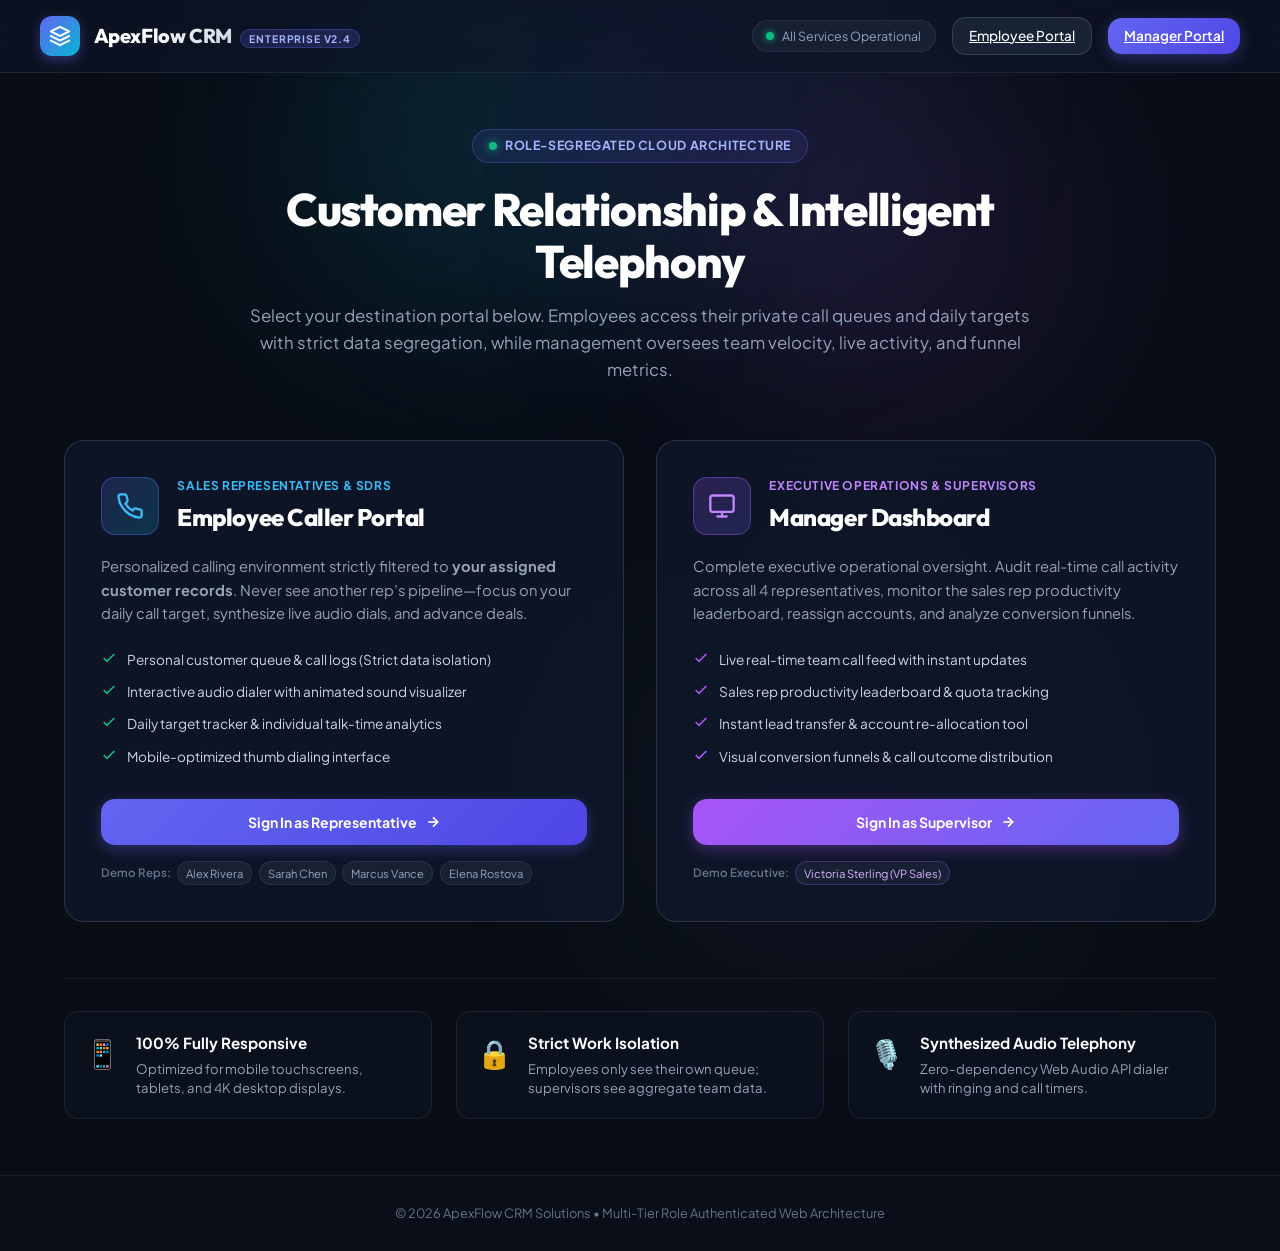
<file: index.html>
<!DOCTYPE html>
<html lang="en">
<head>
  <meta charset="UTF-8">
  <meta name="viewport" content="width=device-width, initial-scale=1.0">
  <title>ApexFlow CRM | Enterprise Telephony & Pipeline Intelligence</title>
  <meta name="description" content="State-of-the-art enterprise CRM platform with dedicated portals for sales representatives and executive operations managers.">
  <link rel="stylesheet" href="styles.css">
  <link rel="icon" href="data:image/svg+xml,<svg xmlns='http://www.w3.org/2000/svg' viewBox='0 0 24 24' fill='%236366f1'><polygon points='12 2 2 7 12 12 22 7 12 2'/><polyline points='2 17 12 22 22 17'/><polyline points='2 12 12 17 22 12'/></svg>">
</head>
<body class="gateway-body">

  <!-- Ambient Glow Backgrounds -->
  <div class="auth-ambient-glow auth-glow-cyan" style="top: -10%; left: 15%;"></div>
  <div class="auth-ambient-glow auth-glow-purple" style="bottom: 5%; right: 10%;"></div>

  <div class="gateway-wrapper">
    
    <!-- Top Navigation Bar -->
    <header class="gateway-navbar">
      <div class="brand-section">
        <div class="brand-logo">
          <svg width="22" height="22" viewBox="0 0 24 24" fill="none" stroke="currentColor" stroke-width="2.2" stroke-linecap="round" stroke-linejoin="round">
            <polygon points="12 2 2 7 12 12 22 7 12 2"></polygon>
            <polyline points="2 17 12 22 22 17"></polyline>
            <polyline points="2 12 12 17 22 12"></polyline>
          </svg>
        </div>
        <div>
          <span class="brand-title">ApexFlow CRM</span>
          <span class="brand-badge">Enterprise v2.4</span>
        </div>
      </div>

      <div class="gateway-nav-links">
        <div class="system-status-indicator">
          <span class="status-indicator-dot online"></span>
          <span>All Services Operational</span>
        </div>
        <a href="login-employee.html" class="btn-secondary" style="font-size: 0.85rem; padding: 0.5rem 1rem;">
          Employee Portal
        </a>
        <a href="login-manager.html" class="btn-primary" style="font-size: 0.85rem; padding: 0.5rem 1rem;">
          Manager Portal
        </a>
      </div>
    </header>

    <!-- Active Session Resume Banner (if already logged in) -->
    <div id="active-session-banner" class="active-session-alert gateway-session-banner" style="display: none;">
      <svg width="20" height="20" viewBox="0 0 24 24" fill="none" stroke="currentColor" stroke-width="2">
        <circle cx="12" cy="12" r="10"></circle>
        <polyline points="12 6 12 12 16 14"></polyline>
      </svg>
      <div>
        <span>You are currently authenticated as <strong id="active-session-user-name"></strong>.</span>
      </div>
      <div style="margin-left: auto; display: flex; gap: 0.75rem;">
        <a id="active-session-continue-link" href="#" class="btn-primary" style="padding: 0.4rem 0.9rem; font-size: 0.8rem;">Go to Workspace &rarr;</a>
        <button id="btn-gateway-logout" class="btn-secondary" style="padding: 0.4rem 0.9rem; font-size: 0.8rem;">Switch Account</button>
      </div>
    </div>

    <!-- Main Gateway Hero -->
    <main class="gateway-main">
      
      <div class="gateway-hero">
        <div class="gateway-hero-badge">
          <span class="pulse-indicator"></span>
          Role-Segregated Cloud Architecture
        </div>
        <h1 class="gateway-title">Customer Relationship & Intelligent Telephony</h1>
        <p class="gateway-subtitle">
          Select your destination portal below. Employees access their private call queues and daily targets with strict data segregation, while management oversees team velocity, live activity, and funnel metrics.
        </p>
      </div>

      <!-- Dual Role Selection Cards Grid -->
      <div class="gateway-portals-grid">
        
        <!-- CARD 1: EMPLOYEE PORTAL -->
        <div class="portal-card portal-card-employee">
          <div class="portal-card-glow employee-glow"></div>
          
          <div class="portal-card-header">
            <div class="portal-icon-box employee-icon">
              <svg width="28" height="28" viewBox="0 0 24 24" fill="none" stroke="currentColor" stroke-width="2" stroke-linecap="round" stroke-linejoin="round">
                <path d="M22 16.92v3a2 2 0 0 1-2.18 2 19.79 19.79 0 0 1-8.63-3.07 19.5 19.5 0 0 1-6-6 19.79 19.79 0 0 1-3.07-8.67A2 2 0 0 1 4.11 2h3a2 2 0 0 1 2 1.72 12.84 12.84 0 0 0 .7 2.81 2 2 0 0 1-.45 2.11L8.09 9.91a16 16 0 0 0 6 6l1.27-1.27a2 2 0 0 1 2.11-.45 12.84 12.84 0 0 0 2.81.7A2 2 0 0 1 22 16.92z"></path>
              </svg>
            </div>
            <div>
              <span class="portal-role-tag employee-tag">Sales Representatives & SDRs</span>
              <h2 class="portal-card-title">Employee Caller Portal</h2>
            </div>
          </div>

          <p class="portal-card-desc">
            Personalized calling environment strictly filtered to <strong>your assigned customer records</strong>. Never see another rep’s pipeline—focus on your daily call target, synthesize live audio dials, and advance deals.
          </p>

          <ul class="portal-feature-list">
            <li>
              <svg width="16" height="16" viewBox="0 0 24 24" fill="none" stroke="#10b981" stroke-width="2.5"><polyline points="20 6 9 17 4 12"></polyline></svg>
              <span>Personal customer queue & call logs (Strict data isolation)</span>
            </li>
            <li>
              <svg width="16" height="16" viewBox="0 0 24 24" fill="none" stroke="#10b981" stroke-width="2.5"><polyline points="20 6 9 17 4 12"></polyline></svg>
              <span>Interactive audio dialer with animated sound visualizer</span>
            </li>
            <li>
              <svg width="16" height="16" viewBox="0 0 24 24" fill="none" stroke="#10b981" stroke-width="2.5"><polyline points="20 6 9 17 4 12"></polyline></svg>
              <span>Daily target tracker & individual talk-time analytics</span>
            </li>
            <li>
              <svg width="16" height="16" viewBox="0 0 24 24" fill="none" stroke="#10b981" stroke-width="2.5"><polyline points="20 6 9 17 4 12"></polyline></svg>
              <span>Mobile-optimized thumb dialing interface</span>
            </li>
          </ul>

          <div class="portal-card-footer">
            <a href="login-employee.html" class="btn-primary portal-enter-btn">
              <span>Sign In as Representative</span>
              <svg width="16" height="16" viewBox="0 0 24 24" fill="none" stroke="currentColor" stroke-width="2.5">
                <line x1="5" y1="12" x2="19" y2="12"></line>
                <polyline points="12 5 19 12 12 19"></polyline>
              </svg>
            </a>
            <div class="portal-demo-accounts">
              <span class="demo-tiny-label">Demo Reps:</span>
              <span class="demo-tiny-pill">Alex Rivera</span>
              <span class="demo-tiny-pill">Sarah Chen</span>
              <span class="demo-tiny-pill">Marcus Vance</span>
              <span class="demo-tiny-pill">Elena Rostova</span>
            </div>
          </div>
        </div>

        <!-- CARD 2: MANAGER PORTAL -->
        <div class="portal-card portal-card-manager">
          <div class="portal-card-glow manager-glow"></div>

          <div class="portal-card-header">
            <div class="portal-icon-box manager-icon">
              <svg width="28" height="28" viewBox="0 0 24 24" fill="none" stroke="currentColor" stroke-width="2" stroke-linecap="round" stroke-linejoin="round">
                <rect x="2" y="3" width="20" height="14" rx="2" ry="2"></rect>
                <line x1="8" y1="21" x2="16" y2="21"></line>
                <line x1="12" y1="17" x2="12" y2="21"></line>
              </svg>
            </div>
            <div>
              <span class="portal-role-tag manager-tag">Executive Operations & Supervisors</span>
              <h2 class="portal-card-title">Manager Dashboard</h2>
            </div>
          </div>

          <p class="portal-card-desc">
            Complete executive operational oversight. Audit real-time call activity across all 4 representatives, monitor the sales rep productivity leaderboard, reassign accounts, and analyze conversion funnels.
          </p>

          <ul class="portal-feature-list">
            <li>
              <svg width="16" height="16" viewBox="0 0 24 24" fill="none" stroke="#a855f7" stroke-width="2.5"><polyline points="20 6 9 17 4 12"></polyline></svg>
              <span>Live real-time team call feed with instant updates</span>
            </li>
            <li>
              <svg width="16" height="16" viewBox="0 0 24 24" fill="none" stroke="#a855f7" stroke-width="2.5"><polyline points="20 6 9 17 4 12"></polyline></svg>
              <span>Sales rep productivity leaderboard & quota tracking</span>
            </li>
            <li>
              <svg width="16" height="16" viewBox="0 0 24 24" fill="none" stroke="#a855f7" stroke-width="2.5"><polyline points="20 6 9 17 4 12"></polyline></svg>
              <span>Instant lead transfer & account re-allocation tool</span>
            </li>
            <li>
              <svg width="16" height="16" viewBox="0 0 24 24" fill="none" stroke="#a855f7" stroke-width="2.5"><polyline points="20 6 9 17 4 12"></polyline></svg>
              <span>Visual conversion funnels & call outcome distribution</span>
            </li>
          </ul>

          <div class="portal-card-footer">
            <a href="login-manager.html" class="btn-primary portal-enter-btn manager-enter-btn">
              <span>Sign In as Supervisor</span>
              <svg width="16" height="16" viewBox="0 0 24 24" fill="none" stroke="currentColor" stroke-width="2.5">
                <line x1="5" y1="12" x2="19" y2="12"></line>
                <polyline points="12 5 19 12 12 19"></polyline>
              </svg>
            </a>
            <div class="portal-demo-accounts">
              <span class="demo-tiny-label">Demo Executive:</span>
              <span class="demo-tiny-pill manager-pill">Victoria Sterling (VP Sales)</span>
            </div>
          </div>
        </div>

      </div>

      <!-- Feature & Responsive Highlights -->
      <section class="gateway-features-strip" aria-label="System Capabilities">
        <div class="feature-strip-item">
          <div class="feature-strip-icon">📱</div>
          <div>
            <h4>100% Fully Responsive</h4>
            <p>Optimized for mobile touchscreens, tablets, and 4K desktop displays.</p>
          </div>
        </div>
        <div class="feature-strip-item">
          <div class="feature-strip-icon">🔒</div>
          <div>
            <h4>Strict Work Isolation</h4>
            <p>Employees only see their own queue; supervisors see aggregate team data.</p>
          </div>
        </div>
        <div class="feature-strip-item">
          <div class="feature-strip-icon">🎙️</div>
          <div>
            <h4>Synthesized Audio Telephony</h4>
            <p>Zero-dependency Web Audio API dialer with ringing and call timers.</p>
          </div>
        </div>
      </section>

    </main>

    <!-- Gateway Footer -->
    <footer class="gateway-footer">
      <p>&copy; 2026 ApexFlow CRM Solutions • Multi-Tier Role Authenticated Web Architecture</p>
    </footer>

  </div>

  <script src="data.js"></script>
  <script>
    document.addEventListener('DOMContentLoaded', () => {
      const session = CRM_DATA.getCurrentSession();
      if (session && session.user) {
        const banner = document.getElementById('active-session-banner');
        const nameEl = document.getElementById('active-session-user-name');
        const linkEl = document.getElementById('active-session-continue-link');
        const btnLogout = document.getElementById('btn-gateway-logout');

        if (banner) banner.style.display = 'flex';
        if (nameEl) nameEl.textContent = `${session.user.name} (${session.role.toUpperCase()})`;
        if (linkEl) {
          linkEl.href = session.role === 'employee' ? 'employee.html' : 'manager.html';
          linkEl.textContent = `Continue to ${session.role === 'employee' ? 'Employee Portal' : 'Manager Dashboard'} →`;
        }
        if (btnLogout) {
          btnLogout.addEventListener('click', () => {
            CRM_DATA.logout('index.html');
          });
        }
      }
    });
  </script>
</body>
</html>
</file>
<file: styles.css>
/* ===================================================
   APEXFLOW CRM - LUXURY ENTERPRISE DESIGN SYSTEM
   =================================================== */

@import url('https://fonts.googleapis.com/css2?family=Outfit:wght@300;400;500;600;700;800&family=Plus+Jakarta+Sans:wght@400;500;600;700&family=JetBrains+Mono:wght@400;500;600&display=swap');

:root {
  /* Color Palette - Deep Midnight Slate & Neon Accents */
  --bg-app: #090d16;
  --bg-surface: #0f172a;
  --bg-card: rgba(19, 28, 48, 0.75);
  --bg-card-hover: rgba(26, 38, 64, 0.85);
  --bg-elevated: #1e293b;
  --bg-input: rgba(15, 23, 42, 0.9);
  
  --border-subtle: rgba(255, 255, 255, 0.07);
  --border-focus: rgba(99, 102, 241, 0.5);
  --border-glass: rgba(255, 255, 255, 0.12);

  --accent-primary: #6366f1;
  --accent-primary-hover: #4f46e5;
  --accent-primary-glow: rgba(99, 102, 241, 0.28);
  
  --accent-cyan: #06b6d4;
  --accent-emerald: #10b981;
  --accent-amber: #f59e0b;
  --accent-rose: #f43f5e;
  --accent-purple: #a855f7;

  --text-main: #f8fafc;
  --text-secondary: #94a3b8;
  --text-muted: #64748b;
  --text-inverse: #090d16;

  /* Typography */
  --font-heading: 'Outfit', -apple-system, BlinkMacSystemFont, sans-serif;
  --font-body: 'Plus Jakarta Sans', -apple-system, BlinkMacSystemFont, sans-serif;
  --font-mono: 'JetBrains Mono', monospace;

  /* Shadows & Glass */
  --shadow-sm: 0 2px 8px rgba(0, 0, 0, 0.25);
  --shadow-md: 0 8px 24px -4px rgba(0, 0, 0, 0.35);
  --shadow-lg: 0 20px 40px -8px rgba(0, 0, 0, 0.55);
  --shadow-glow: 0 0 25px rgba(99, 102, 241, 0.3);

  --radius-sm: 8px;
  --radius-md: 14px;
  --radius-lg: 20px;
  --radius-full: 9999px;

  --transition-fast: 0.18s cubic-bezier(0.16, 1, 0.3, 1);
  --transition-smooth: 0.3s cubic-bezier(0.16, 1, 0.3, 1);
}

/* Global Reset */
*, *::before, *::after {
  box-sizing: border-box;
  margin: 0;
  padding: 0;
}

body {
  font-family: var(--font-body);
  background-color: var(--bg-app);
  color: var(--text-main);
  line-height: 1.5;
  min-height: 100vh;
  overflow-x: hidden;
  position: relative;
  -webkit-font-smoothing: antialiased;
}

/* Dynamic Ambient Background Glows */
body::before {
  content: '';
  position: fixed;
  top: -15%;
  left: 20%;
  width: 60vw;
  height: 50vh;
  background: radial-gradient(circle, rgba(99, 102, 241, 0.12) 0%, rgba(6, 182, 212, 0.05) 50%, transparent 80%);
  pointer-events: none;
  z-index: 0;
  filter: blur(80px);
}

body::after {
  content: '';
  position: fixed;
  bottom: -10%;
  right: 10%;
  width: 50vw;
  height: 45vh;
  background: radial-gradient(circle, rgba(168, 85, 247, 0.09) 0%, rgba(16, 185, 129, 0.03) 60%, transparent 80%);
  pointer-events: none;
  z-index: 0;
  filter: blur(90px);
}

/* App Wrapper */
.app-container {
  position: relative;
  z-index: 1;
  display: flex;
  flex-direction: column;
  min-height: 100vh;
}

/* ===================================================
   TOP NAVIGATION & ROLE BAR
   =================================================== */

.top-navbar {
  position: sticky;
  top: 0;
  z-index: 50;
  background: rgba(15, 23, 42, 0.85);
  backdrop-filter: blur(16px);
  -webkit-backdrop-filter: blur(16px);
  border-bottom: 1px solid var(--border-subtle);
  padding: 0.85rem 1.75rem;
  display: flex;
  align-items: center;
  justify-content: space-between;
  gap: 1.5rem;
}

.brand-section {
  display: flex;
  align-items: center;
  gap: 0.85rem;
}

.brand-logo {
  width: 40px;
  height: 40px;
  border-radius: 12px;
  background: linear-gradient(135deg, #6366f1 0%, #06b6d4 100%);
  display: flex;
  align-items: center;
  justify-content: center;
  color: #fff;
  box-shadow: 0 4px 12px rgba(99, 102, 241, 0.4);
}

.brand-title {
  font-family: var(--font-heading);
  font-weight: 800;
  font-size: 1.25rem;
  letter-spacing: -0.02em;
  background: linear-gradient(135deg, #ffffff 30%, #cbd5e1 100%);
  -webkit-background-clip: text;
  -webkit-text-fill-color: transparent;
}

.brand-badge {
  font-size: 0.65rem;
  font-weight: 700;
  text-transform: uppercase;
  padding: 0.15rem 0.5rem;
  border-radius: var(--radius-full);
  background: rgba(99, 102, 241, 0.2);
  color: #a5b4fc;
  border: 1px solid rgba(99, 102, 241, 0.3);
  letter-spacing: 0.08em;
  margin-left: 0.35rem;
}

/* Master Role Switcher Tabs */
.role-switcher-container {
  display: flex;
  align-items: center;
  background: rgba(2, 6, 23, 0.6);
  border: 1px solid var(--border-glass);
  padding: 4px;
  border-radius: var(--radius-full);
  position: relative;
}

.role-tab-btn {
  display: flex;
  align-items: center;
  gap: 0.5rem;
  background: transparent;
  border: none;
  outline: none;
  color: var(--text-secondary);
  padding: 0.5rem 1.15rem;
  font-size: 0.875rem;
  font-weight: 600;
  font-family: var(--font-body);
  border-radius: var(--radius-full);
  cursor: pointer;
  transition: all var(--transition-fast);
}

.role-tab-btn:hover {
  color: var(--text-main);
}

.role-tab-btn.active {
  background: linear-gradient(135deg, #6366f1 0%, #4f46e5 100%);
  color: #ffffff;
  box-shadow: 0 2px 10px rgba(99, 102, 241, 0.4);
}

.role-tab-btn.active.manager-tab {
  background: linear-gradient(135deg, #0ea5e9 0%, #0284c7 100%);
  box-shadow: 0 2px 10px rgba(14, 165, 233, 0.4);
}

/* Nav Actions & Employee Switcher */
.nav-actions {
  display: flex;
  align-items: center;
  gap: 1rem;
}

.active-rep-picker-wrapper {
  display: flex;
  align-items: center;
  gap: 0.5rem;
  background: rgba(30, 41, 59, 0.5);
  border: 1px solid var(--border-subtle);
  border-radius: var(--radius-md);
  padding: 0.35rem 0.75rem;
}

.rep-picker-label {
  font-size: 0.75rem;
  color: var(--text-muted);
  font-weight: 600;
  text-transform: uppercase;
  letter-spacing: 0.05em;
}

.rep-picker-select {
  background: transparent;
  border: none;
  outline: none;
  color: var(--text-main);
  font-weight: 600;
  font-size: 0.85rem;
  cursor: pointer;
  padding-right: 0.25rem;
}

.rep-picker-select option {
  background-color: #0f172a;
  color: #f8fafc;
}

.btn-primary {
  display: inline-flex;
  align-items: center;
  gap: 0.5rem;
  background: linear-gradient(135deg, var(--accent-primary) 0%, #4f46e5 100%);
  color: #fff;
  border: none;
  outline: none;
  font-family: var(--font-body);
  font-weight: 600;
  font-size: 0.875rem;
  padding: 0.55rem 1.15rem;
  border-radius: var(--radius-md);
  cursor: pointer;
  box-shadow: 0 4px 14px rgba(99, 102, 241, 0.35);
  transition: all var(--transition-fast);
}

.btn-primary:hover {
  transform: translateY(-1px);
  box-shadow: 0 6px 18px rgba(99, 102, 241, 0.5);
  background: linear-gradient(135deg, #7174fa 0%, #4338ca 100%);
}

.btn-secondary {
  display: inline-flex;
  align-items: center;
  gap: 0.5rem;
  background: rgba(30, 41, 59, 0.8);
  color: var(--text-main);
  border: 1px solid var(--border-glass);
  outline: none;
  font-family: var(--font-body);
  font-weight: 500;
  font-size: 0.85rem;
  padding: 0.5rem 1rem;
  border-radius: var(--radius-md);
  cursor: pointer;
  transition: all var(--transition-fast);
}

.btn-secondary:hover {
  background: rgba(51, 65, 85, 0.9);
  border-color: rgba(255, 255, 255, 0.2);
}

.btn-icon {
  width: 38px;
  height: 38px;
  border-radius: var(--radius-md);
  display: inline-flex;
  align-items: center;
  justify-content: center;
  background: rgba(30, 41, 59, 0.6);
  border: 1px solid var(--border-subtle);
  color: var(--text-secondary);
  cursor: pointer;
  transition: all var(--transition-fast);
}

.btn-icon:hover {
  color: #fff;
  background: rgba(51, 65, 85, 0.8);
}

/* ===================================================
   MAIN CONTENT AREA & VIEW CONTAINERS
   =================================================== */

.main-view-container {
  flex: 1;
  padding: 1.75rem;
  max-width: 1600px;
  margin: 0 auto;
  width: 100%;
}

.view-panel {
  display: none;
  opacity: 0;
  transform: translateY(6px);
  transition: opacity 0.25s ease, transform 0.25s ease;
}

.view-panel.active {
  display: block;
  opacity: 1;
  transform: translateY(0);
}

/* ===================================================
   HEADER BANNERS & STAT BARS
   =================================================== */

.section-hero-banner {
  background: linear-gradient(135deg, rgba(30, 41, 59, 0.7) 0%, rgba(15, 23, 42, 0.9) 100%);
  border: 1px solid var(--border-glass);
  border-radius: var(--radius-lg);
  padding: 1.5rem 2rem;
  margin-bottom: 2rem;
  display: flex;
  align-items: center;
  justify-content: space-between;
  backdrop-filter: blur(12px);
  box-shadow: var(--shadow-sm);
  position: relative;
  overflow: hidden;
}

.section-hero-banner::before {
  content: '';
  position: absolute;
  top: 0;
  left: 0;
  width: 5px;
  height: 100%;
  background: linear-gradient(180deg, var(--accent-primary) 0%, var(--accent-cyan) 100%);
}

.section-hero-banner.manager-banner::before {
  background: linear-gradient(180deg, #0ea5e9 0%, #10b981 100%);
}

.hero-title-area h2 {
  font-family: var(--font-heading);
  font-size: 1.65rem;
  font-weight: 700;
  color: var(--text-main);
  letter-spacing: -0.02em;
  display: flex;
  align-items: center;
  gap: 0.65rem;
}

.hero-title-area p {
  color: var(--text-secondary);
  font-size: 0.92rem;
  margin-top: 0.35rem;
}

.hero-quick-stats {
  display: flex;
  align-items: center;
  gap: 1.75rem;
}

.hero-stat-pill {
  display: flex;
  flex-direction: column;
  align-items: flex-end;
}

.hero-stat-pill .label {
  font-size: 0.72rem;
  color: var(--text-muted);
  font-weight: 600;
  text-transform: uppercase;
  letter-spacing: 0.06em;
}

.hero-stat-pill .val {
  font-family: var(--font-heading);
  font-size: 1.5rem;
  font-weight: 800;
  color: #fff;
}

/* ===================================================
   KPI CARDS GRID (MANAGER VIEW & EMPLOYEE OVERVIEW)
   =================================================== */

.kpi-grid {
  display: grid;
  grid-template-columns: repeat(auto-fit, minmax(260px, 1fr));
  gap: 1.25rem;
  margin-bottom: 2rem;
}

.kpi-card {
  background: var(--bg-card);
  border: 1px solid var(--border-subtle);
  border-radius: var(--radius-md);
  padding: 1.25rem;
  backdrop-filter: blur(10px);
  position: relative;
  overflow: hidden;
  transition: transform var(--transition-fast), border-color var(--transition-fast), box-shadow var(--transition-fast);
}

.kpi-card:hover {
  transform: translateY(-2px);
  border-color: var(--border-glass);
  box-shadow: var(--shadow-md);
}

.kpi-header {
  display: flex;
  align-items: center;
  justify-content: space-between;
  margin-bottom: 0.75rem;
}

.kpi-icon-box {
  width: 42px;
  height: 42px;
  border-radius: 12px;
  display: flex;
  align-items: center;
  justify-content: center;
  font-size: 1.15rem;
}

.kpi-icon-blue { background: rgba(99, 102, 241, 0.15); color: #818cf8; }
.kpi-icon-emerald { background: rgba(16, 185, 129, 0.15); color: #34d399; }
.kpi-icon-cyan { background: rgba(6, 182, 212, 0.15); color: #22d3ee; }
.kpi-icon-amber { background: rgba(245, 158, 11, 0.15); color: #fbbf24; }
.kpi-icon-rose { background: rgba(244, 63, 94, 0.15); color: #fb7185; }

.kpi-metric-title {
  font-size: 0.8rem;
  color: var(--text-secondary);
  font-weight: 600;
  text-transform: uppercase;
  letter-spacing: 0.04em;
}

.kpi-metric-value {
  font-family: var(--font-heading);
  font-size: 2rem;
  font-weight: 800;
  color: #fff;
  letter-spacing: -0.03em;
  line-height: 1.2;
}

.kpi-trend {
  display: flex;
  align-items: center;
  gap: 0.35rem;
  font-size: 0.75rem;
  margin-top: 0.5rem;
  font-weight: 600;
}

.kpi-trend.positive { color: #34d399; }
.kpi-trend.neutral { color: #94a3b8; }
.kpi-trend.alert { color: #f43f5e; }

/* ===================================================
   EMPLOYEE VIEW: CALL QUEUE & CUSTOMER WORKSPACE
   =================================================== */

.employee-workspace-layout {
  display: grid;
  grid-template-columns: 1fr;
  gap: 1.75rem;
}

.card-container {
  background: var(--bg-card);
  border: 1px solid var(--border-subtle);
  border-radius: var(--radius-lg);
  backdrop-filter: blur(14px);
  overflow: hidden;
  box-shadow: var(--shadow-sm);
}

.card-header-bar {
  padding: 1.15rem 1.5rem;
  border-bottom: 1px solid var(--border-subtle);
  display: flex;
  align-items: center;
  justify-content: space-between;
  flex-wrap: wrap;
  gap: 1rem;
}

.card-header-title {
  display: flex;
  align-items: center;
  gap: 0.65rem;
  font-family: var(--font-heading);
  font-size: 1.15rem;
  font-weight: 700;
  color: var(--text-main);
}

.card-filter-toolbar {
  display: flex;
  align-items: center;
  gap: 0.75rem;
  flex-wrap: wrap;
}

.search-input-box {
  position: relative;
  min-width: 240px;
}

.search-input-box svg {
  position: absolute;
  left: 0.85rem;
  top: 50%;
  transform: translateY(-50%);
  color: var(--text-muted);
  width: 16px;
  height: 16px;
}

.search-input-box input {
  width: 100%;
  background: var(--bg-input);
  border: 1px solid var(--border-subtle);
  border-radius: var(--radius-md);
  padding: 0.5rem 0.85rem 0.5rem 2.4rem;
  color: var(--text-main);
  font-size: 0.85rem;
  outline: none;
  font-family: var(--font-body);
  transition: border-color var(--transition-fast), box-shadow var(--transition-fast);
}

.search-input-box input:focus {
  border-color: var(--accent-primary);
  box-shadow: 0 0 0 3px rgba(99, 102, 241, 0.2);
}

.filter-select {
  background: var(--bg-input);
  border: 1px solid var(--border-subtle);
  border-radius: var(--radius-md);
  padding: 0.5rem 0.85rem;
  color: var(--text-main);
  font-size: 0.85rem;
  outline: none;
  font-family: var(--font-body);
  cursor: pointer;
}

.filter-select option {
  background: #0f172a;
}

/* CRM Contacts Table */
.table-responsive {
  overflow-x: auto;
  width: 100%;
}

.crm-table {
  width: 100%;
  border-collapse: collapse;
  text-align: left;
  font-size: 0.875rem;
}

.crm-table thead tr {
  background: rgba(15, 23, 42, 0.8);
  border-bottom: 1px solid var(--border-subtle);
}

.crm-table th {
  padding: 0.85rem 1.25rem;
  color: var(--text-secondary);
  font-weight: 600;
  font-size: 0.75rem;
  text-transform: uppercase;
  letter-spacing: 0.05em;
  white-space: nowrap;
}

.crm-table tbody tr {
  border-bottom: 1px solid var(--border-subtle);
  transition: background-color var(--transition-fast);
}

.crm-table tbody tr:hover {
  background-color: var(--bg-card-hover);
}

.crm-table td {
  padding: 1rem 1.25rem;
  vertical-align: middle;
  white-space: nowrap;
}

/* Contact Info Column */
.contact-cell {
  display: flex;
  align-items: center;
  gap: 0.85rem;
}

.contact-avatar {
  width: 38px;
  height: 38px;
  border-radius: var(--radius-md);
  background: linear-gradient(135deg, #3b82f6 0%, #1d4ed8 100%);
  display: flex;
  align-items: center;
  justify-content: center;
  font-weight: 700;
  font-size: 0.85rem;
  color: #fff;
  flex-shrink: 0;
}

.contact-name {
  font-weight: 600;
  color: #fff;
  font-size: 0.92rem;
}

.contact-title {
  font-size: 0.78rem;
  color: var(--text-muted);
}

.contact-company {
  font-weight: 500;
  color: var(--text-secondary);
}

/* Badges for Stage & Priority */
.badge {
  display: inline-flex;
  align-items: center;
  gap: 0.35rem;
  padding: 0.25rem 0.65rem;
  border-radius: var(--radius-full);
  font-size: 0.72rem;
  font-weight: 600;
  text-transform: uppercase;
  letter-spacing: 0.04em;
}

.badge::before {
  content: '';
  width: 6px;
  height: 6px;
  border-radius: 50%;
  background-color: currentColor;
}

.badge-new {
  background: rgba(6, 182, 212, 0.15);
  color: #22d3ee;
  border: 1px solid rgba(6, 182, 212, 0.25);
}

.badge-contacted {
  background: rgba(245, 158, 11, 0.15);
  color: #fbbf24;
  border: 1px solid rgba(245, 158, 11, 0.25);
}

.badge-interested {
  background: rgba(168, 85, 247, 0.15);
  color: #c084fc;
  border: 1px solid rgba(168, 85, 247, 0.25);
}

.badge-proposal {
  background: rgba(99, 102, 241, 0.15);
  color: #818cf8;
  border: 1px solid rgba(99, 102, 241, 0.25);
}

.badge-won {
  background: rgba(16, 185, 129, 0.15);
  color: #34d399;
  border: 1px solid rgba(16, 185, 129, 0.25);
}

.badge-lost {
  background: rgba(244, 63, 94, 0.15);
  color: #fb7185;
  border: 1px solid rgba(244, 63, 94, 0.25);
}

.priority-high {
  color: #f43f5e;
  font-weight: 700;
}

.priority-medium {
  color: #fbbf24;
  font-weight: 600;
}

.priority-low {
  color: #94a3b8;
  font-weight: 500;
}

.deal-value {
  font-family: var(--font-mono);
  font-weight: 600;
  color: #34d399;
}

/* Call Action Button */
.btn-call-action {
  display: inline-flex;
  align-items: center;
  gap: 0.5rem;
  background: linear-gradient(135deg, #10b981 0%, #059669 100%);
  color: #ffffff;
  border: none;
  outline: none;
  font-family: var(--font-body);
  font-size: 0.8rem;
  font-weight: 600;
  padding: 0.45rem 0.95rem;
  border-radius: var(--radius-md);
  cursor: pointer;
  box-shadow: 0 2px 8px rgba(16, 185, 129, 0.35);
  transition: all var(--transition-fast);
}

.btn-call-action:hover {
  transform: translateY(-1px);
  box-shadow: 0 4px 14px rgba(16, 185, 129, 0.5);
  background: linear-gradient(135deg, #34d399 0%, #047857 100%);
}

.btn-view-notes {
  background: rgba(30, 41, 59, 0.7);
  border: 1px solid var(--border-subtle);
  color: var(--text-secondary);
  padding: 0.45rem 0.75rem;
  border-radius: var(--radius-md);
  cursor: pointer;
  font-size: 0.8rem;
  transition: all var(--transition-fast);
}

.btn-view-notes:hover {
  background: rgba(51, 65, 85, 0.9);
  color: #fff;
}

/* ===================================================
   MANAGER VIEW: TEAM SUPERVISOR DASHBOARD
   =================================================== */

.manager-grid-layout {
  display: grid;
  grid-template-columns: 1.4fr 1fr;
  gap: 1.75rem;
  margin-bottom: 2rem;
}

@media (max-width: 1100px) {
  .manager-grid-layout {
    grid-template-columns: 1fr;
  }
}

/* Employee Leaderboard Table */
.employee-profile-pill {
  display: flex;
  align-items: center;
  gap: 0.85rem;
}

.employee-avatar {
  width: 40px;
  height: 40px;
  border-radius: 50%;
  object-fit: cover;
  border: 2px solid var(--accent-primary);
}

.employee-info-box {
  display: flex;
  flex-direction: column;
}

.employee-name {
  font-weight: 700;
  color: #fff;
  font-size: 0.92rem;
}

.employee-role-tag {
  font-size: 0.75rem;
  color: var(--text-muted);
}

.status-indicator {
  display: inline-flex;
  align-items: center;
  gap: 0.35rem;
  font-size: 0.75rem;
  font-weight: 600;
}

.status-dot {
  width: 8px;
  height: 8px;
  border-radius: 50%;
}

.status-online .status-dot {
  background: #10b981;
  box-shadow: 0 0 8px #10b981;
}

.status-in-call .status-dot {
  background: #ef4444;
  box-shadow: 0 0 8px #ef4444;
  animation: pulse-red 1.5s infinite;
}

@keyframes pulse-red {
  0% { transform: scale(0.95); opacity: 0.8; }
  50% { transform: scale(1.3); opacity: 1; }
  100% { transform: scale(0.95); opacity: 0.8; }
}

.progress-bar-container {
  width: 100%;
  height: 6px;
  background: rgba(255, 255, 255, 0.08);
  border-radius: var(--radius-full);
  overflow: hidden;
  margin-top: 0.4rem;
}

.progress-bar-fill {
  height: 100%;
  background: linear-gradient(90deg, #6366f1, #06b6d4);
  border-radius: var(--radius-full);
}

/* Real-Time Live Activity Feed */
.live-activity-stream {
  padding: 1.25rem 1.5rem;
  max-height: 520px;
  overflow-y: auto;
  display: flex;
  flex-direction: column;
  gap: 1.25rem;
}

.activity-node {
  display: flex;
  align-items: flex-start;
  gap: 1rem;
  position: relative;
}

.activity-node::before {
  content: '';
  position: absolute;
  left: 17px;
  top: 36px;
  bottom: -20px;
  width: 2px;
  background: var(--border-subtle);
}

.activity-node:last-child::before {
  display: none;
}

.activity-node-icon {
  width: 36px;
  height: 36px;
  border-radius: 50%;
  background: rgba(30, 41, 59, 0.9);
  border: 2px solid var(--border-glass);
  display: flex;
  align-items: center;
  justify-content: center;
  font-size: 0.85rem;
  flex-shrink: 0;
  z-index: 2;
}

.activity-node-icon.call-icon {
  background: rgba(16, 185, 129, 0.15);
  color: #34d399;
  border-color: rgba(16, 185, 129, 0.4);
}

.activity-node-icon.won-icon {
  background: rgba(245, 158, 11, 0.15);
  color: #fbbf24;
  border-color: rgba(245, 158, 11, 0.4);
}

.activity-body {
  flex: 1;
  background: rgba(15, 23, 42, 0.6);
  border: 1px solid var(--border-subtle);
  border-radius: var(--radius-md);
  padding: 0.85rem 1rem;
}

.activity-header {
  display: flex;
  align-items: center;
  justify-content: space-between;
  margin-bottom: 0.35rem;
}

.activity-actor {
  font-weight: 700;
  color: #f1f5f9;
  font-size: 0.85rem;
}

.activity-time {
  font-size: 0.72rem;
  color: var(--text-muted);
}

.activity-action {
  font-size: 0.82rem;
  color: var(--text-secondary);
  line-height: 1.4;
}

.activity-contact-tag {
  color: #38bdf8;
  font-weight: 600;
}

.activity-notes-quote {
  font-size: 0.78rem;
  color: #94a3b8;
  font-style: italic;
  margin-top: 0.35rem;
  padding-left: 0.5rem;
  border-left: 2px solid var(--accent-primary);
}

/* Visual Performance Funnel & Distribution */
.analytics-section {
  display: grid;
  grid-template-columns: 1fr 1fr;
  gap: 1.75rem;
  margin-top: 1.75rem;
}

@media (max-width: 900px) {
  .analytics-section {
    grid-template-columns: 1fr;
  }
}

.funnel-card {
  padding: 1.5rem;
}

.funnel-row {
  display: flex;
  align-items: center;
  gap: 1rem;
  margin-bottom: 0.85rem;
}

.funnel-label {
  width: 120px;
  font-size: 0.82rem;
  color: var(--text-secondary);
  font-weight: 500;
}

.funnel-track {
  flex: 1;
  height: 22px;
  background: rgba(255, 255, 255, 0.05);
  border-radius: var(--radius-sm);
  overflow: hidden;
  position: relative;
}

.funnel-bar {
  height: 100%;
  background: linear-gradient(90deg, #6366f1, #06b6d4);
  border-radius: var(--radius-sm);
  display: flex;
  align-items: center;
  justify-content: flex-end;
  padding-right: 0.5rem;
  font-size: 0.72rem;
  font-weight: 700;
  color: #fff;
  transition: width 0.6s ease;
}

.funnel-bar.won-bar {
  background: linear-gradient(90deg, #10b981, #34d399);
}

/* ===================================================
   INTERACTIVE CALL DIALER & SIMULATOR MODAL
   =================================================== */

.modal-backdrop {
  position: fixed;
  inset: 0;
  background: rgba(5, 8, 16, 0.82);
  backdrop-filter: blur(12px);
  -webkit-backdrop-filter: blur(12px);
  z-index: 100;
  display: flex;
  align-items: center;
  justify-content: center;
  padding: 1rem;
  opacity: 0;
  pointer-events: none;
  transition: opacity 0.25s ease;
}

.modal-backdrop.open {
  opacity: 1;
  pointer-events: auto;
}

.call-dialer-card {
  width: 100%;
  max-width: 480px;
  background: linear-gradient(145deg, #0f172a 0%, #172554 100%);
  border: 1px solid rgba(99, 102, 241, 0.3);
  border-radius: var(--radius-lg);
  box-shadow: 0 25px 60px -10px rgba(0, 0, 0, 0.8), var(--shadow-glow);
  overflow: hidden;
  transform: scale(0.94);
  transition: transform 0.25s cubic-bezier(0.16, 1, 0.3, 1);
  position: relative;
}

.modal-backdrop.open .call-dialer-card {
  transform: scale(1);
}

.dialer-banner {
  padding: 1.5rem 1.5rem 1rem;
  text-align: center;
  position: relative;
}

.dialer-status-pill {
  display: inline-flex;
  align-items: center;
  gap: 0.5rem;
  font-size: 0.75rem;
  font-weight: 700;
  text-transform: uppercase;
  letter-spacing: 0.08em;
  padding: 0.3rem 0.85rem;
  border-radius: var(--radius-full);
  background: rgba(16, 185, 129, 0.2);
  color: #34d399;
  border: 1px solid rgba(16, 185, 129, 0.4);
  margin-bottom: 1rem;
}

.dialer-status-pill.calling {
  background: rgba(245, 158, 11, 0.2);
  color: #fbbf24;
  border-color: rgba(245, 158, 11, 0.4);
}

.dialer-status-pill.ended {
  background: rgba(244, 63, 94, 0.2);
  color: #fb7185;
  border-color: rgba(244, 63, 94, 0.4);
}

.dialer-caller-name {
  font-family: var(--font-heading);
  font-size: 1.5rem;
  font-weight: 800;
  color: #fff;
}

.dialer-caller-detail {
  font-size: 0.85rem;
  color: #94a3b8;
  margin-top: 0.2rem;
}

.dialer-timer-display {
  font-family: var(--font-mono);
  font-size: 2.25rem;
  font-weight: 700;
  color: #ffffff;
  margin: 1.25rem 0 0.75rem;
  letter-spacing: 0.05em;
  text-shadow: 0 0 15px rgba(255, 255, 255, 0.25);
}

/* Audio Wave Visualizer Simulation */
.audio-visualizer-wave {
  display: flex;
  align-items: center;
  justify-content: center;
  gap: 4px;
  height: 38px;
  margin: 0.5rem auto 1rem;
}

.wave-bar {
  width: 4px;
  height: 8px;
  background: linear-gradient(180deg, #38bdf8, #6366f1);
  border-radius: 4px;
  transition: height 0.1s ease;
}

.wave-bar.active {
  animation: wave-bounce 1s ease-in-out infinite alternate;
}

.wave-bar:nth-child(2) { animation-delay: 0.15s; }
.wave-bar:nth-child(3) { animation-delay: 0.3s; }
.wave-bar:nth-child(4) { animation-delay: 0.45s; }
.wave-bar:nth-child(5) { animation-delay: 0.2s; }
.wave-bar:nth-child(6) { animation-delay: 0.35s; }
.wave-bar:nth-child(7) { animation-delay: 0.5s; }

@keyframes wave-bounce {
  0% { height: 6px; }
  100% { height: 32px; }
}

/* Dialer Controls & Hangup */
.dialer-actions-row {
  display: flex;
  align-items: center;
  justify-content: center;
  gap: 1.25rem;
  margin: 1rem 0;
}

.btn-hangup {
  width: 58px;
  height: 58px;
  border-radius: 50%;
  background: linear-gradient(135deg, #ef4444 0%, #b91c1c 100%);
  border: none;
  outline: none;
  color: #fff;
  display: flex;
  align-items: center;
  justify-content: center;
  cursor: pointer;
  box-shadow: 0 8px 24px rgba(239, 68, 68, 0.45);
  transition: transform var(--transition-fast), box-shadow var(--transition-fast);
}

.btn-hangup:hover {
  transform: scale(1.08);
  box-shadow: 0 12px 28px rgba(239, 68, 68, 0.6);
}

/* Call Outcome Logging Section */
.call-log-section {
  background: rgba(15, 23, 42, 0.95);
  border-top: 1px solid var(--border-glass);
  padding: 1.5rem;
}

.call-log-section h4 {
  font-family: var(--font-heading);
  font-size: 0.95rem;
  font-weight: 700;
  color: #fff;
  margin-bottom: 0.75rem;
}

.form-group {
  margin-bottom: 1rem;
}

.form-group label {
  display: block;
  font-size: 0.75rem;
  font-weight: 600;
  color: var(--text-secondary);
  text-transform: uppercase;
  letter-spacing: 0.04em;
  margin-bottom: 0.4rem;
}

.form-control {
  width: 100%;
  background: var(--bg-input);
  border: 1px solid var(--border-subtle);
  border-radius: var(--radius-md);
  padding: 0.6rem 0.85rem;
  color: var(--text-main);
  font-size: 0.875rem;
  font-family: var(--font-body);
  outline: none;
  transition: border-color var(--transition-fast);
}

.form-control:focus {
  border-color: var(--accent-primary);
}

textarea.form-control {
  resize: vertical;
  min-height: 75px;
}

/* ===================================================
   CONTACT DETAIL & REASSIGNMENT MODALS
   =================================================== */

.standard-modal-card {
  width: 100%;
  max-width: 580px;
  background: #0f172a;
  border: 1px solid var(--border-glass);
  border-radius: var(--radius-lg);
  box-shadow: var(--shadow-lg);
  overflow: hidden;
  transform: scale(0.95);
  transition: transform 0.2s ease;
}

.modal-backdrop.open .standard-modal-card {
  transform: scale(1);
}

.modal-header {
  padding: 1.25rem 1.5rem;
  border-bottom: 1px solid var(--border-subtle);
  display: flex;
  align-items: center;
  justify-content: space-between;
}

.modal-title {
  font-family: var(--font-heading);
  font-size: 1.25rem;
  font-weight: 700;
  color: #fff;
}

.modal-close-btn {
  background: transparent;
  border: none;
  color: var(--text-muted);
  cursor: pointer;
  font-size: 1.25rem;
  padding: 0.25rem;
  border-radius: var(--radius-sm);
  transition: color var(--transition-fast);
}

.modal-close-btn:hover {
  color: #fff;
}

.modal-body {
  padding: 1.5rem;
  max-height: 70vh;
  overflow-y: auto;
}

.modal-footer {
  padding: 1rem 1.5rem;
  border-top: 1px solid var(--border-subtle);
  display: flex;
  align-items: center;
  justify-content: flex-end;
  gap: 0.75rem;
  background: rgba(15, 23, 42, 0.6);
}

/* Form Grid */
.form-row {
  display: grid;
  grid-template-columns: 1fr 1fr;
  gap: 1rem;
}

@media (max-width: 600px) {
  .form-row {
    grid-template-columns: 1fr;
  }
}

/* Toast Notifications */
.toast-container {
  position: fixed;
  bottom: 1.5rem;
  right: 1.5rem;
  z-index: 200;
  display: flex;
  flex-direction: column;
  gap: 0.75rem;
  pointer-events: none;
}

.toast {
  pointer-events: auto;
  min-width: 280px;
  max-width: 400px;
  background: rgba(15, 23, 42, 0.95);
  border: 1px solid var(--border-glass);
  border-radius: var(--radius-md);
  padding: 0.85rem 1.15rem;
  box-shadow: 0 10px 30px rgba(0, 0, 0, 0.6);
  display: flex;
  align-items: center;
  gap: 0.75rem;
  color: #fff;
  font-size: 0.85rem;
  animation: slide-toast 0.3s cubic-bezier(0.16, 1, 0.3, 1) forwards;
}

.toast.success { border-left: 4px solid #10b981; }
.toast.info { border-left: 4px solid #6366f1; }
.toast.warning { border-left: 4px solid #f59e0b; }

@keyframes slide-toast {
  from { transform: translateX(100%); opacity: 0; }
  to { transform: translateX(0); opacity: 1; }
}

/* ===================================================
   PORTAL AUTHENTICATION & LOGIN PAGES
   =================================================== */

.auth-page-body {
  background-color: #070a12;
  color: var(--text-main);
  min-height: 100vh;
  display: flex;
  flex-direction: column;
  position: relative;
  overflow-x: hidden;
}

.auth-page-body.manager-auth-page {
  background-color: #080716;
}

/* Ambient Neon Glows */
.auth-ambient-glow {
  position: fixed;
  border-radius: 50%;
  pointer-events: none;
  z-index: 0;
  filter: blur(100px);
}

.auth-glow-cyan {
  top: -10%;
  left: 20%;
  width: 500px;
  height: 500px;
  background: radial-gradient(circle, rgba(6, 182, 212, 0.15) 0%, transparent 70%);
}

.auth-glow-indigo {
  bottom: -5%;
  right: 15%;
  width: 550px;
  height: 550px;
  background: radial-gradient(circle, rgba(99, 102, 241, 0.16) 0%, transparent 70%);
}

.auth-glow-purple {
  top: -5%;
  right: 20%;
  width: 550px;
  height: 550px;
  background: radial-gradient(circle, rgba(168, 85, 247, 0.18) 0%, transparent 70%);
}

.auth-glow-blue {
  bottom: -10%;
  left: 15%;
  width: 500px;
  height: 500px;
  background: radial-gradient(circle, rgba(59, 130, 246, 0.14) 0%, transparent 70%);
}

/* Auth Layout Structure */
.auth-wrapper {
  position: relative;
  z-index: 1;
  display: flex;
  flex-direction: column;
  min-height: 100vh;
  width: 100%;
}

.auth-header {
  padding: 1.25rem 2rem;
  display: flex;
  align-items: center;
  justify-content: space-between;
  border-bottom: 1px solid var(--border-subtle);
  background: rgba(15, 23, 42, 0.4);
  backdrop-filter: blur(12px);
}

.auth-brand-link {
  display: flex;
  align-items: center;
  gap: 0.85rem;
  text-decoration: none;
  color: #fff;
}

.auth-header-actions {
  display: flex;
  align-items: center;
  gap: 1rem;
}

.auth-switch-link {
  display: inline-flex;
  align-items: center;
  gap: 0.5rem;
  color: var(--text-secondary);
  text-decoration: none;
  font-size: 0.88rem;
  font-weight: 500;
  padding: 0.45rem 0.9rem;
  border-radius: var(--radius-sm);
  background: rgba(255, 255, 255, 0.05);
  border: 1px solid var(--border-subtle);
  transition: all var(--transition-fast);
}

.auth-switch-link:hover {
  color: #fff;
  background: rgba(255, 255, 255, 0.1);
  border-color: var(--border-glass);
  transform: translateX(2px);
}

.auth-container {
  flex: 1;
  display: flex;
  align-items: center;
  justify-content: center;
  padding: 2.5rem 1.5rem;
}

/* Auth Glassmorphism Card */
.auth-card {
  width: 100%;
  max-width: 540px;
  background: rgba(15, 23, 42, 0.82);
  backdrop-filter: blur(24px);
  -webkit-backdrop-filter: blur(24px);
  border: 1px solid var(--border-glass);
  border-radius: var(--radius-lg);
  padding: 2.25rem;
  box-shadow: 0 25px 50px -12px rgba(0, 0, 0, 0.7);
  animation: cardFadeIn 0.4s cubic-bezier(0.16, 1, 0.3, 1) forwards;
}

.manager-auth-card {
  border-color: rgba(168, 85, 247, 0.3);
  box-shadow: 0 25px 50px -12px rgba(168, 85, 247, 0.15), 0 0 35px rgba(168, 85, 247, 0.1);
}

@keyframes cardFadeIn {
  from { opacity: 0; transform: translateY(16px); }
  to { opacity: 1; transform: translateY(0); }
}

.auth-card-top {
  text-align: center;
  margin-bottom: 1.75rem;
}

.portal-badge {
  display: inline-flex;
  align-items: center;
  gap: 0.4rem;
  padding: 0.35rem 0.85rem;
  border-radius: var(--radius-full);
  font-size: 0.75rem;
  font-weight: 700;
  text-transform: uppercase;
  letter-spacing: 0.05em;
  margin-bottom: 0.85rem;
}

.portal-badge.badge-employee {
  background: rgba(99, 102, 241, 0.18);
  color: #a5b4fc;
  border: 1px solid rgba(99, 102, 241, 0.4);
}

.portal-badge.badge-manager {
  background: rgba(168, 85, 247, 0.18);
  color: #d8b4fe;
  border: 1px solid rgba(168, 85, 247, 0.4);
}

.auth-heading {
  font-family: var(--font-heading);
  font-size: 1.75rem;
  font-weight: 800;
  color: #fff;
  letter-spacing: -0.02em;
  margin-bottom: 0.5rem;
}

.auth-subheading {
  font-size: 0.88rem;
  color: var(--text-secondary);
  line-height: 1.5;
}

/* Error Notice Box */
.auth-error-box {
  background: rgba(244, 63, 94, 0.12);
  border: 1px solid rgba(244, 63, 94, 0.4);
  color: #fda4af;
  padding: 0.75rem 1rem;
  border-radius: var(--radius-sm);
  font-size: 0.85rem;
  margin-bottom: 1.25rem;
  text-align: center;
}

.shake {
  animation: shakeAnim 0.35s ease-in-out;
}

@keyframes shakeAnim {
  0%, 100% { transform: translateX(0); }
  25% { transform: translateX(-6px); }
  75% { transform: translateX(6px); }
}

/* 1-Click Fast Rep Selector */
.demo-profiles-section {
  margin-bottom: 1.5rem;
  padding-bottom: 1.25rem;
  border-bottom: 1px solid var(--border-subtle);
}

.demo-section-label {
  display: block;
  font-size: 0.75rem;
  font-weight: 700;
  color: var(--text-muted);
  text-transform: uppercase;
  letter-spacing: 0.05em;
  margin-bottom: 0.75rem;
}

.demo-reps-grid {
  display: grid;
  grid-template-columns: 1fr 1fr;
  gap: 0.65rem;
}

.demo-rep-chip {
  background: rgba(30, 41, 59, 0.6);
  border: 1px solid var(--border-subtle);
  border-radius: var(--radius-md);
  padding: 0.6rem 0.75rem;
  display: flex;
  align-items: center;
  gap: 0.65rem;
  cursor: pointer;
  text-align: left;
  transition: all var(--transition-fast);
}

.demo-rep-chip:hover {
  background: rgba(40, 56, 82, 0.8);
  border-color: var(--border-glass);
  transform: translateY(-2px);
}

.demo-rep-chip.selected {
  background: rgba(99, 102, 241, 0.18);
  border-color: var(--accent-primary);
  box-shadow: 0 0 16px rgba(99, 102, 241, 0.25);
}

.demo-chip-avatar {
  width: 34px;
  height: 34px;
  border-radius: 50%;
  object-fit: cover;
  border: 1px solid rgba(255, 255, 255, 0.2);
  flex-shrink: 0;
}

.demo-chip-text {
  display: flex;
  flex-direction: column;
  overflow: hidden;
}

.demo-chip-name {
  font-size: 0.82rem;
  font-weight: 700;
  color: #fff;
  white-space: nowrap;
  text-overflow: ellipsis;
  overflow: hidden;
}

.demo-chip-role {
  font-size: 0.7rem;
  color: var(--text-secondary);
  white-space: nowrap;
  text-overflow: ellipsis;
  overflow: hidden;
}

/* Quick Manager Pill */
.quick-executive-pill {
  width: 100%;
  background: linear-gradient(135deg, rgba(30, 41, 59, 0.7) 0%, rgba(88, 28, 135, 0.35) 100%);
  border: 1px solid rgba(168, 85, 247, 0.35);
  border-radius: var(--radius-md);
  padding: 0.85rem 1rem;
  display: flex;
  align-items: center;
  gap: 0.85rem;
  cursor: pointer;
  transition: all var(--transition-fast);
}

.quick-executive-pill:hover {
  background: linear-gradient(135deg, rgba(40, 56, 82, 0.9) 0%, rgba(126, 34, 206, 0.45) 100%);
  border-color: #c084fc;
  box-shadow: 0 0 20px rgba(168, 85, 247, 0.3);
  transform: translateY(-2px);
}

.quick-pill-badge {
  margin-left: auto;
  font-size: 0.72rem;
  font-weight: 700;
  color: #fff;
  background: #a855f7;
  padding: 0.3rem 0.65rem;
  border-radius: var(--radius-full);
}

/* Auth Input Fields */
.auth-form {
  display: flex;
  flex-direction: column;
  gap: 1.15rem;
}

.auth-input-wrapper {
  position: relative;
  display: flex;
  align-items: center;
}

.auth-input-icon {
  position: absolute;
  left: 0.95rem;
  color: var(--text-muted);
  pointer-events: none;
}

.auth-input {
  padding-left: 2.65rem;
  padding-right: 2.65rem;
  background: rgba(10, 15, 28, 0.75);
  border: 1px solid var(--border-subtle);
  border-radius: var(--radius-md);
  color: #fff;
  height: 46px;
  font-size: 0.9rem;
  transition: all var(--transition-fast);
}

.auth-input:focus {
  border-color: var(--accent-primary);
  background: rgba(15, 23, 42, 0.95);
  box-shadow: 0 0 0 3px rgba(99, 102, 241, 0.2);
}

.manager-auth-card .auth-input:focus {
  border-color: #a855f7;
  box-shadow: 0 0 0 3px rgba(168, 85, 247, 0.25);
}

.password-toggle-btn {
  position: absolute;
  right: 0.85rem;
  background: transparent;
  border: none;
  color: var(--text-muted);
  cursor: pointer;
  padding: 0.25rem;
  display: flex;
  align-items: center;
  justify-content: center;
  transition: color var(--transition-fast);
}

.password-toggle-btn:hover {
  color: #fff;
}

.demo-hint-tag {
  font-size: 0.72rem;
  font-family: var(--font-mono);
  color: #38bdf8;
  background: rgba(56, 189, 248, 0.1);
  padding: 0.15rem 0.45rem;
  border-radius: var(--radius-sm);
}

.auth-submit-btn {
  width: 100%;
  height: 48px;
  font-size: 0.95rem;
  font-weight: 700;
  display: flex;
  align-items: center;
  justify-content: center;
  gap: 0.5rem;
  margin-top: 0.5rem;
  border-radius: var(--radius-md);
}

.manager-submit-btn {
  background: linear-gradient(135deg, #8b5cf6 0%, #6366f1 100%);
  box-shadow: 0 4px 15px rgba(139, 92, 246, 0.4);
}

.manager-submit-btn:hover {
  background: linear-gradient(135deg, #7c3aed 0%, #4f46e5 100%);
  box-shadow: 0 6px 20px rgba(139, 92, 246, 0.5);
}

.spin {
  animation: spinAnim 0.8s linear infinite;
}

@keyframes spinAnim {
  to { transform: rotate(360deg); }
}

.auth-card-footer {
  margin-top: 1.5rem;
  padding-top: 1.25rem;
  border-top: 1px solid var(--border-subtle);
  display: flex;
  align-items: center;
  justify-content: space-between;
  font-size: 0.82rem;
  color: var(--text-secondary);
  flex-wrap: wrap;
  gap: 0.5rem;
}

.auth-footer-link {
  color: #38bdf8;
  text-decoration: none;
  font-weight: 600;
  transition: color var(--transition-fast);
}

.auth-footer-link:hover {
  color: #fff;
  text-decoration: underline;
}

.auth-page-footer {
  text-align: center;
  padding: 1.5rem;
  font-size: 0.78rem;
  color: var(--text-muted);
  border-top: 1px solid var(--border-subtle);
  background: rgba(10, 15, 28, 0.5);
}

/* Active Session Detected Alert */
.active-session-alert {
  margin: 1rem auto 0 auto;
  max-width: 580px;
  background: rgba(16, 185, 129, 0.15);
  border: 1px solid rgba(16, 185, 129, 0.4);
  color: #6ee7b7;
  padding: 0.85rem 1.25rem;
  border-radius: var(--radius-md);
  display: flex;
  align-items: center;
  gap: 0.75rem;
  font-size: 0.85rem;
}

.btn-text-link {
  margin-left: auto;
  color: #fff;
  font-weight: 700;
  text-decoration: none;
  background: rgba(16, 185, 129, 0.3);
  padding: 0.3rem 0.75rem;
  border-radius: var(--radius-sm);
  transition: all var(--transition-fast);
}

.btn-text-link:hover {
  background: #10b981;
  color: #090d16;
}

/* ===================================================
   GATEWAY / LAUNCHPAD STYLES (INDEX.HTML)
   =================================================== */

.gateway-body {
  background-color: var(--bg-app);
  color: var(--text-main);
  min-height: 100vh;
  position: relative;
  overflow-x: hidden;
}

.gateway-wrapper {
  position: relative;
  z-index: 1;
  display: flex;
  flex-direction: column;
  min-height: 100vh;
}

.gateway-navbar {
  display: flex;
  align-items: center;
  justify-content: space-between;
  padding: 1rem 2.5rem;
  border-bottom: 1px solid var(--border-subtle);
  background: rgba(15, 23, 42, 0.6);
  backdrop-filter: blur(16px);
}

.gateway-nav-links {
  display: flex;
  align-items: center;
  gap: 1rem;
}

.system-status-indicator {
  display: inline-flex;
  align-items: center;
  gap: 0.5rem;
  font-size: 0.78rem;
  color: var(--text-secondary);
  background: rgba(30, 41, 59, 0.6);
  padding: 0.35rem 0.85rem;
  border-radius: var(--radius-full);
  border: 1px solid var(--border-subtle);
}

.gateway-session-banner {
  max-width: 900px;
  width: 90%;
  margin: 1.5rem auto 0 auto;
}

.gateway-main {
  flex: 1;
  max-width: 1200px;
  width: 100%;
  margin: 0 auto;
  padding: 3.5rem 1.5rem;
  display: flex;
  flex-direction: column;
  align-items: center;
}

.gateway-hero {
  text-align: center;
  max-width: 780px;
  margin-bottom: 3.5rem;
}

.gateway-hero-badge {
  display: inline-flex;
  align-items: center;
  gap: 0.5rem;
  padding: 0.4rem 1rem;
  border-radius: var(--radius-full);
  background: rgba(99, 102, 241, 0.12);
  border: 1px solid rgba(99, 102, 241, 0.3);
  color: #a5b4fc;
  font-size: 0.78rem;
  font-weight: 700;
  text-transform: uppercase;
  letter-spacing: 0.05em;
  margin-bottom: 1.25rem;
}

.pulse-indicator {
  display: inline-block;
  width: 8px;
  height: 8px;
  border-radius: 50%;
  background: #10b981;
  box-shadow: 0 0 10px #10b981;
  animation: pulseGlow 1.5s infinite;
}

@keyframes pulseGlow {
  0%, 100% { opacity: 1; transform: scale(1); }
  50% { opacity: 0.4; transform: scale(1.3); }
}

.gateway-title {
  font-family: var(--font-heading);
  font-size: 2.85rem;
  font-weight: 800;
  color: #fff;
  letter-spacing: -0.03em;
  line-height: 1.15;
  margin-bottom: 1rem;
}

.gateway-subtitle {
  font-size: 1.05rem;
  color: var(--text-secondary);
  line-height: 1.6;
}

/* Dual Portal Cards */
.gateway-portals-grid {
  display: grid;
  grid-template-columns: 1fr 1fr;
  gap: 2rem;
  width: 100%;
  margin-bottom: 3.5rem;
}

.portal-card {
  position: relative;
  background: rgba(15, 23, 42, 0.85);
  backdrop-filter: blur(20px);
  -webkit-backdrop-filter: blur(20px);
  border: 1px solid var(--border-glass);
  border-radius: var(--radius-lg);
  padding: 2.25rem;
  display: flex;
  flex-direction: column;
  transition: all var(--transition-smooth);
  overflow: hidden;
}

.portal-card:hover {
  transform: translateY(-6px);
  border-color: rgba(255, 255, 255, 0.22);
  box-shadow: 0 20px 40px -10px rgba(0, 0, 0, 0.6);
}

.portal-card-employee:hover {
  border-color: rgba(99, 102, 241, 0.5);
  box-shadow: 0 20px 40px -10px rgba(99, 102, 241, 0.25);
}

.portal-card-manager:hover {
  border-color: rgba(168, 85, 247, 0.5);
  box-shadow: 0 20px 40px -10px rgba(168, 85, 247, 0.25);
}

.portal-card-header {
  display: flex;
  align-items: center;
  gap: 1.15rem;
  margin-bottom: 1.25rem;
}

.portal-icon-box {
  width: 58px;
  height: 58px;
  border-radius: var(--radius-md);
  display: flex;
  align-items: center;
  justify-content: center;
  flex-shrink: 0;
}

.portal-icon-box.employee-icon {
  background: linear-gradient(135deg, rgba(99, 102, 241, 0.2) 0%, rgba(6, 182, 212, 0.2) 100%);
  border: 1px solid rgba(99, 102, 241, 0.4);
  color: #38bdf8;
}

.portal-icon-box.manager-icon {
  background: linear-gradient(135deg, rgba(168, 85, 247, 0.2) 0%, rgba(99, 102, 241, 0.2) 100%);
  border: 1px solid rgba(168, 85, 247, 0.4);
  color: #c084fc;
}

.portal-role-tag {
  display: block;
  font-size: 0.75rem;
  font-weight: 700;
  text-transform: uppercase;
  letter-spacing: 0.05em;
  margin-bottom: 0.25rem;
}

.portal-role-tag.employee-tag { color: #38bdf8; }
.portal-role-tag.manager-tag { color: #c084fc; }

.portal-card-title {
  font-family: var(--font-heading);
  font-size: 1.5rem;
  font-weight: 800;
  color: #fff;
  letter-spacing: -0.02em;
}

.portal-card-desc {
  font-size: 0.92rem;
  color: var(--text-secondary);
  line-height: 1.6;
  margin-bottom: 1.5rem;
}

.portal-feature-list {
  list-style: none;
  display: flex;
  flex-direction: column;
  gap: 0.75rem;
  margin-bottom: 2rem;
  flex: 1;
}

.portal-feature-list li {
  display: flex;
  align-items: flex-start;
  gap: 0.65rem;
  font-size: 0.85rem;
  color: #cbd5e1;
}

.portal-card-footer {
  margin-top: auto;
  display: flex;
  flex-direction: column;
  gap: 1rem;
}

.portal-enter-btn {
  width: 100%;
  height: 46px;
  display: flex;
  align-items: center;
  justify-content: center;
  gap: 0.5rem;
  text-decoration: none;
  font-weight: 700;
  border-radius: var(--radius-md);
}

.manager-enter-btn {
  background: linear-gradient(135deg, #a855f7 0%, #6366f1 100%);
  box-shadow: 0 4px 15px rgba(168, 85, 247, 0.35);
}

.manager-enter-btn:hover {
  background: linear-gradient(135deg, #9333ea 0%, #4f46e5 100%);
  box-shadow: 0 6px 20px rgba(168, 85, 247, 0.45);
}

.portal-demo-accounts {
  display: flex;
  align-items: center;
  gap: 0.4rem;
  flex-wrap: wrap;
}

.demo-tiny-label {
  font-size: 0.72rem;
  color: var(--text-muted);
  font-weight: 600;
}

.demo-tiny-pill {
  font-size: 0.7rem;
  background: rgba(30, 41, 59, 0.7);
  border: 1px solid var(--border-subtle);
  color: #94a3b8;
  padding: 0.15rem 0.5rem;
  border-radius: var(--radius-full);
}

.demo-tiny-pill.manager-pill {
  color: #d8b4fe;
  border-color: rgba(168, 85, 247, 0.3);
}

/* Feature Highlights Strip */
.gateway-features-strip {
  display: grid;
  grid-template-columns: repeat(3, 1fr);
  gap: 1.5rem;
  width: 100%;
  padding-top: 2rem;
  border-top: 1px solid var(--border-subtle);
}

.feature-strip-item {
  display: flex;
  align-items: flex-start;
  gap: 1rem;
  background: rgba(15, 23, 42, 0.4);
  padding: 1.25rem;
  border-radius: var(--radius-md);
  border: 1px solid var(--border-subtle);
}

.feature-strip-icon {
  font-size: 1.75rem;
  flex-shrink: 0;
}

.feature-strip-item h4 {
  font-size: 0.95rem;
  font-weight: 700;
  color: #fff;
  margin-bottom: 0.25rem;
}

.feature-strip-item p {
  font-size: 0.82rem;
  color: var(--text-secondary);
  line-height: 1.5;
}

.gateway-footer {
  text-align: center;
  padding: 1.75rem;
  font-size: 0.8rem;
  color: var(--text-muted);
  border-top: 1px solid var(--border-subtle);
  background: rgba(10, 15, 28, 0.6);
}

/* ===================================================
   AUTHENTICATED PORTAL HEADERS (EMPLOYEE & MANAGER)
   =================================================== */

.portal-body {
  background-color: var(--bg-app);
  color: var(--text-main);
  min-height: 100vh;
}

.portal-body.manager-portal-theme {
  background-color: #070913;
}

.brand-link {
  display: flex;
  align-items: center;
  gap: 0.85rem;
  text-decoration: none;
  color: #fff;
}

.employee-badge-tag {
  background: rgba(99, 102, 241, 0.15);
  color: #a5b4fc;
  border: 1px solid rgba(99, 102, 241, 0.3);
}

.manager-badge-tag {
  background: rgba(168, 85, 247, 0.15);
  color: #d8b4fe;
  border: 1px solid rgba(168, 85, 247, 0.3);
}

.manager-badge-pill {
  background: rgba(168, 85, 247, 0.2);
  color: #c084fc;
  border: 1px solid rgba(168, 85, 247, 0.4);
}

.manager-logo {
  background: linear-gradient(135deg, #a855f7 0%, #6366f1 100%) !important;
  box-shadow: 0 4px 12px rgba(168, 85, 247, 0.4) !important;
}

.nav-center-status {
  display: flex;
  align-items: center;
  justify-content: center;
}

.active-user-pill {
  display: flex;
  align-items: center;
  gap: 0.75rem;
  background: rgba(30, 41, 59, 0.6);
  border: 1px solid var(--border-glass);
  padding: 0.35rem 0.85rem 0.35rem 0.45rem;
  border-radius: var(--radius-full);
}

.manager-user-pill {
  border-color: rgba(168, 85, 247, 0.3);
  background: rgba(88, 28, 135, 0.2);
}

.nav-user-avatar {
  width: 32px;
  height: 32px;
  border-radius: 50%;
  object-fit: cover;
  border: 1.5px solid rgba(255, 255, 255, 0.25);
}

.nav-user-info {
  display: flex;
  flex-direction: column;
}

.nav-user-name-row {
  display: flex;
  align-items: center;
  gap: 0.4rem;
}

.nav-user-name {
  font-size: 0.82rem;
  font-weight: 700;
  color: #fff;
}

.nav-user-role {
  font-size: 0.68rem;
  color: var(--text-secondary);
}

.status-indicator-dot {
  width: 8px;
  height: 8px;
  border-radius: 50%;
  display: inline-block;
}

.status-indicator-dot.online {
  background: #10b981;
  box-shadow: 0 0 6px #10b981;
}

.status-indicator-dot.in-call {
  background: #f43f5e;
  box-shadow: 0 0 8px #f43f5e;
  animation: pulseGlow 1s infinite;
}

.status-indicator-dot.manager-dot {
  background: #c084fc;
  box-shadow: 0 0 8px #a855f7;
}

.btn-logout {
  display: inline-flex;
  align-items: center;
  gap: 0.4rem;
  background: rgba(244, 63, 94, 0.1);
  color: #fda4af;
  border: 1px solid rgba(244, 63, 94, 0.25);
  font-size: 0.85rem;
  padding: 0.5rem 0.95rem;
  border-radius: var(--radius-sm);
  cursor: pointer;
  transition: all var(--transition-fast);
}

.btn-logout:hover {
  background: rgba(244, 63, 94, 0.25);
  color: #fff;
  border-color: rgba(244, 63, 94, 0.5);
  transform: translateY(-1px);
}

.manager-action-btn {
  background: linear-gradient(135deg, #a855f7 0%, #6366f1 100%);
}

.manager-action-btn:hover {
  background: linear-gradient(135deg, #9333ea 0%, #4f46e5 100%);
}

.table-phone-link {
  text-decoration: none;
  transition: color var(--transition-fast);
}

.table-phone-link:hover {
  text-decoration: underline;
  color: #fff !important;
}

.history-call-item {
  background: rgba(15, 23, 42, 0.6);
  border: 1px solid var(--border-subtle);
  border-radius: var(--radius-md);
  padding: 0.75rem;
}

.dialer-bottom-actions {
  display: flex;
  gap: 0.75rem;
  justify-content: flex-end;
  margin-top: 0.75rem;
}

/* ===================================================
   RESPONSIVE DESIGN SYSTEM OVERHAUL
   =================================================== */

/* 1. Large Screens & Laptops (max-width: 1200px) */
@media (max-width: 1200px) {
  .manager-grid-layout {
    grid-template-columns: 1fr;
  }
}

/* 2. Tablets & Small Laptops (max-width: 992px) */
@media (max-width: 992px) {
  .top-navbar {
    padding: 0.85rem 1.25rem;
  }

  .gateway-portals-grid {
    grid-template-columns: 1fr;
    gap: 1.5rem;
  }

  .gateway-features-strip {
    grid-template-columns: 1fr;
    gap: 1rem;
  }

  .kpi-grid {
    grid-template-columns: repeat(2, 1fr);
  }

  .analytics-section {
    grid-template-columns: 1fr;
  }

  .gateway-title {
    font-size: 2.25rem;
  }
}

/* 3. Small Tablets & Landscape Phones (max-width: 768px) */
@media (max-width: 768px) {
  .top-navbar {
    flex-direction: column;
    align-items: stretch;
    gap: 0.85rem;
    padding: 1rem;
  }

  .brand-section {
    justify-content: space-between;
    width: 100%;
  }

  .nav-center-status {
    width: 100%;
    justify-content: flex-start;
  }

  .nav-actions {
    width: 100%;
    display: flex;
    justify-content: space-between;
    gap: 0.5rem;
  }

  .nav-actions .btn-primary,
  .nav-actions .btn-secondary {
    flex: 1;
    justify-content: center;
  }

  .section-hero-banner {
    flex-direction: column;
    align-items: stretch;
    gap: 1.25rem;
    padding: 1.25rem;
  }

  .hero-quick-stats {
    width: 100%;
    display: grid;
    grid-template-columns: repeat(3, 1fr);
    gap: 0.75rem;
  }

  .hero-stat-pill {
    padding: 0.65rem;
    text-align: center;
  }

  .card-header-bar {
    flex-direction: column;
    align-items: stretch;
    gap: 1rem;
  }

  .card-filter-toolbar {
    flex-direction: column;
    width: 100%;
  }

  .search-input-box {
    width: 100%;
  }

  .filter-select {
    width: 100%;
  }

  /* Responsive table wrapper */
  .table-responsive {
    overflow-x: auto;
    -webkit-overflow-scrolling: touch;
    border-radius: var(--radius-md);
    margin: 0 -0.5rem;
    padding: 0 0.5rem;
  }

  .crm-table {
    min-width: 740px;
  }

  /* Call Dialer Responsive */
  .call-dialer-card {
    max-width: 95vw;
    margin: 1rem;
  }

  .standard-modal-card {
    max-width: 95vw;
    margin: 1rem;
  }

  .demo-reps-grid {
    grid-template-columns: 1fr;
  }

  .auth-card {
    padding: 1.5rem;
  }

  .auth-header {
    padding: 1rem;
  }

  .gateway-navbar {
    padding: 1rem;
    flex-direction: column;
    gap: 0.75rem;
    align-items: stretch;
  }

  .gateway-nav-links {
    justify-content: space-between;
    width: 100%;
  }

  .system-status-indicator {
    display: none;
  }
}

/* 4. Mobile Phones (max-width: 540px) */
@media (max-width: 540px) {
  .kpi-grid {
    grid-template-columns: 1fr;
  }

  .hero-quick-stats {
    grid-template-columns: 1fr;
  }

  .gateway-title {
    font-size: 1.85rem;
  }

  .gateway-hero {
    margin-bottom: 2rem;
  }

  .gateway-main {
    padding: 2rem 1rem;
  }

  .portal-card {
    padding: 1.5rem;
  }

  .auth-heading {
    font-size: 1.45rem;
  }

  .form-row {
    grid-template-columns: 1fr;
  }

  .dialer-timer-display {
    font-size: 2.25rem;
  }

  .audio-visualizer-wave {
    height: 34px;
    gap: 4px;
  }

  .toast-container {
    left: 1rem;
    right: 1rem;
    bottom: 1rem;
  }

  .toast {
    min-width: unset;
    width: 100%;
  }
}
</file>
